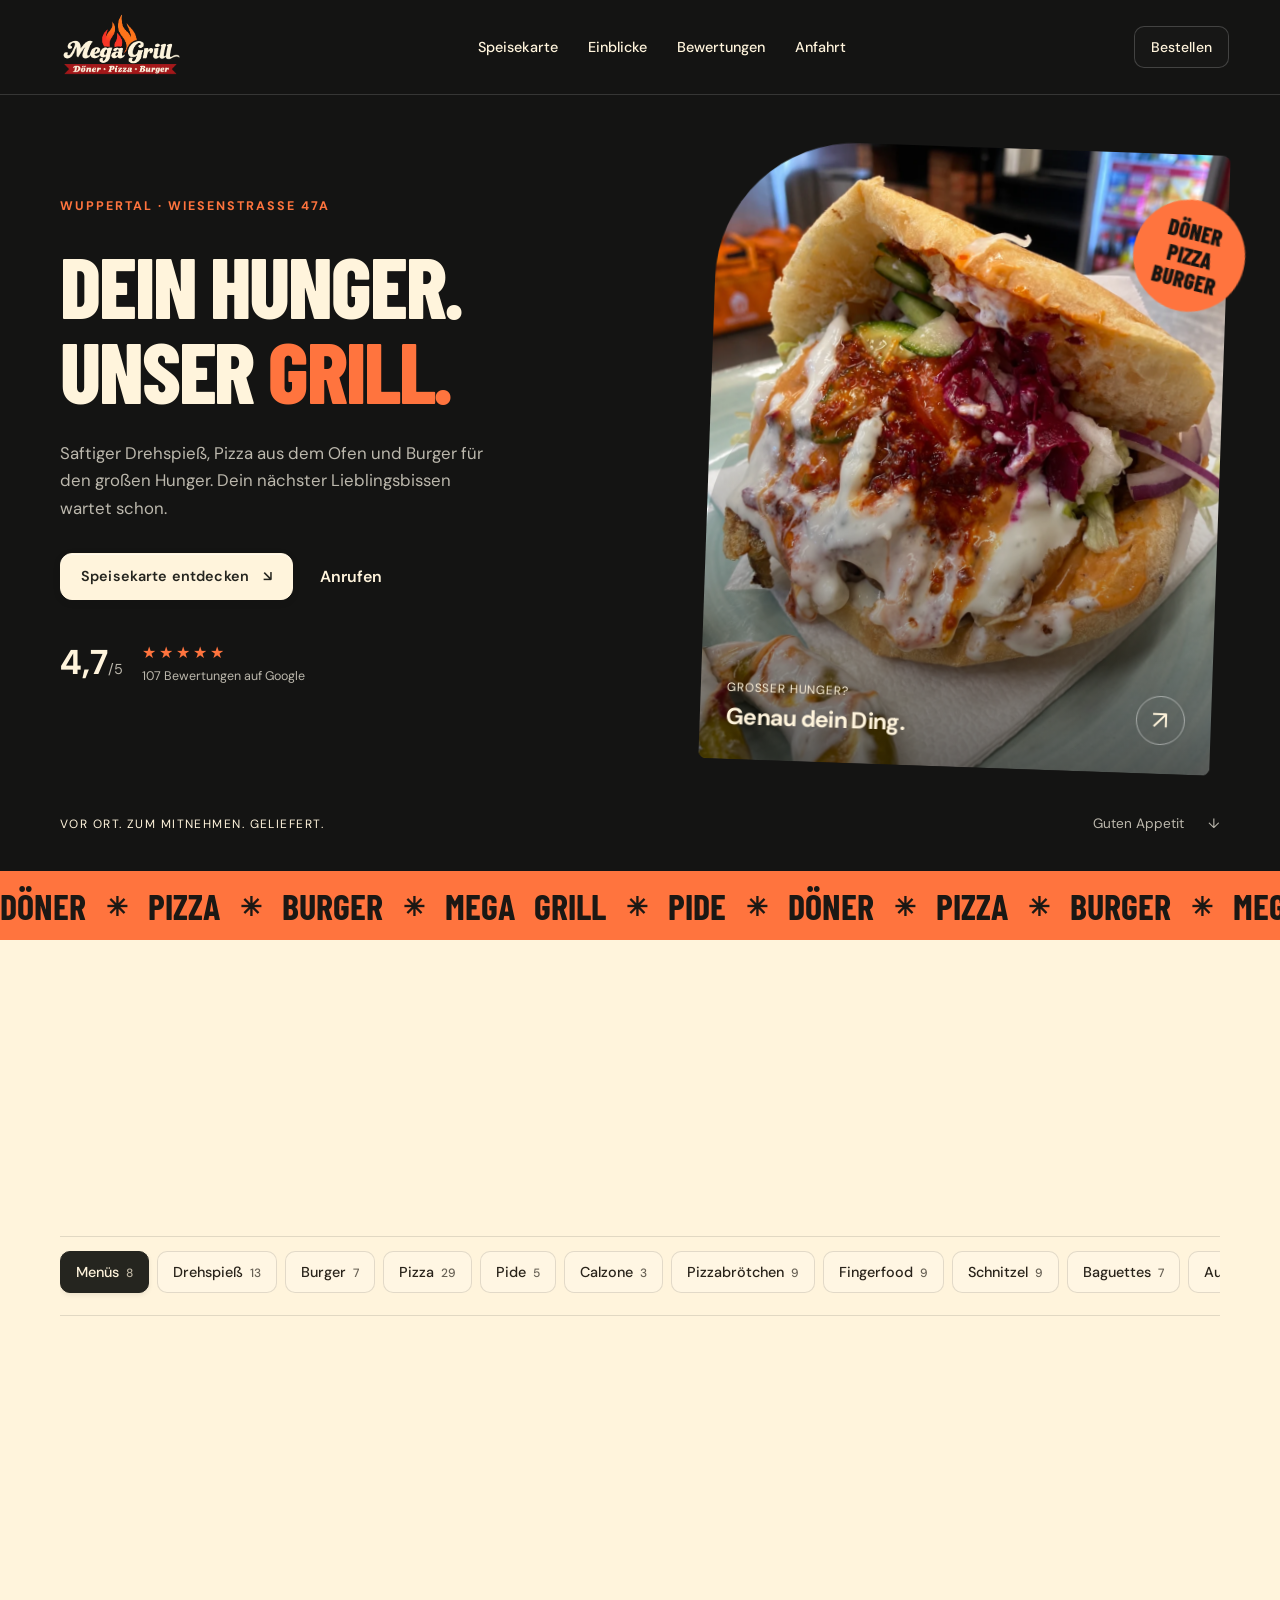
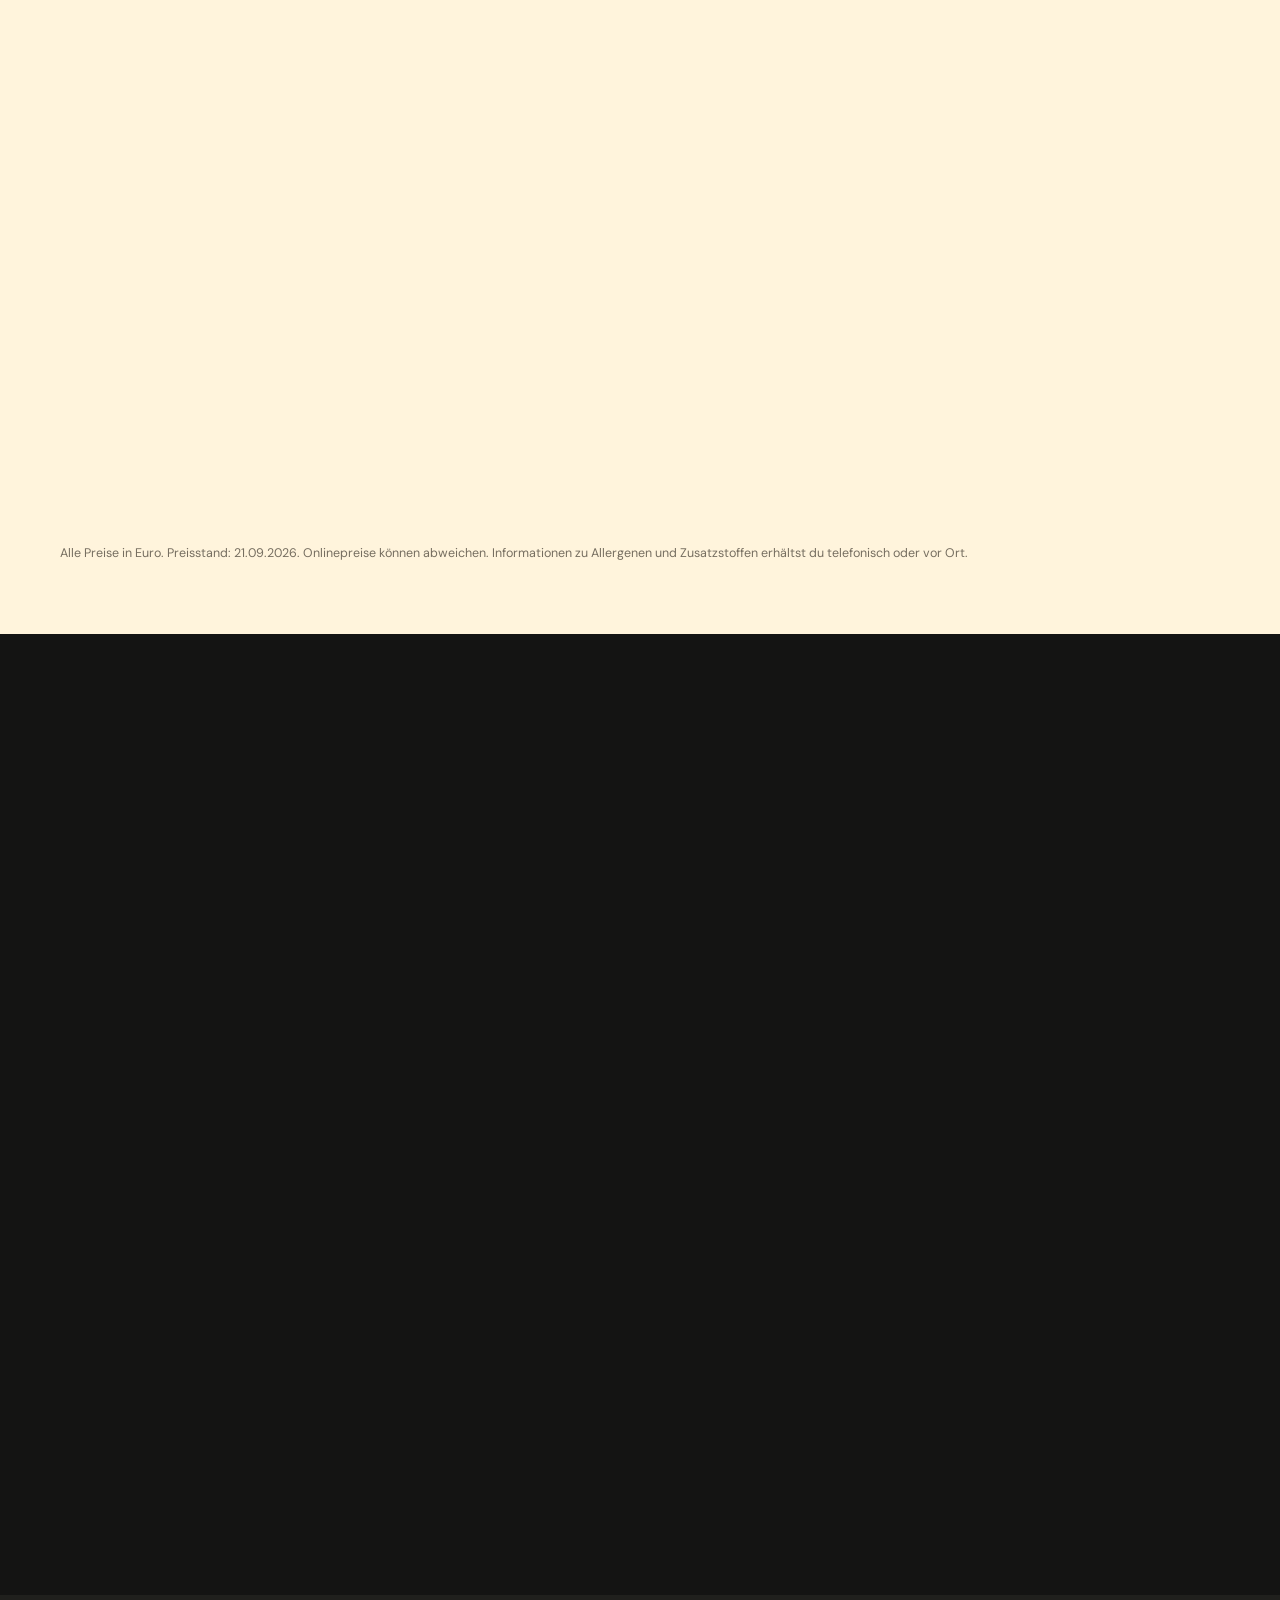
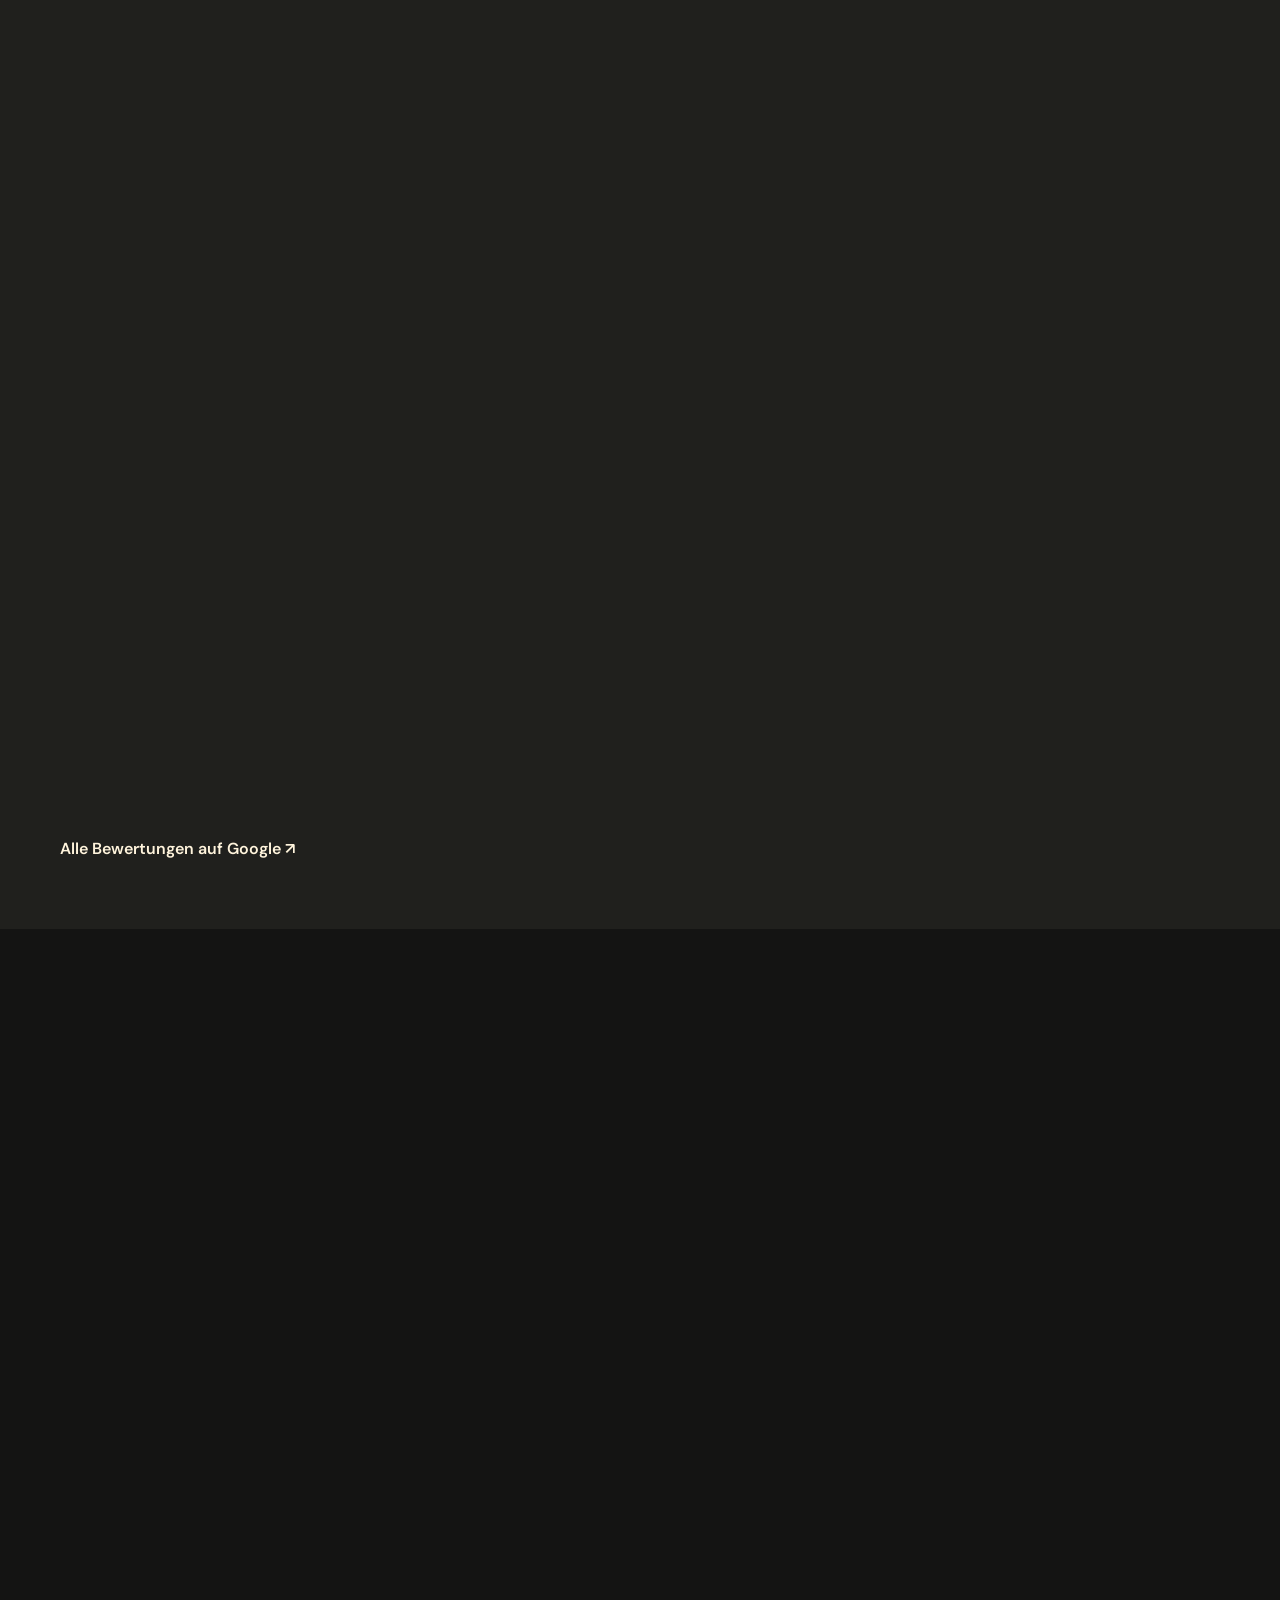
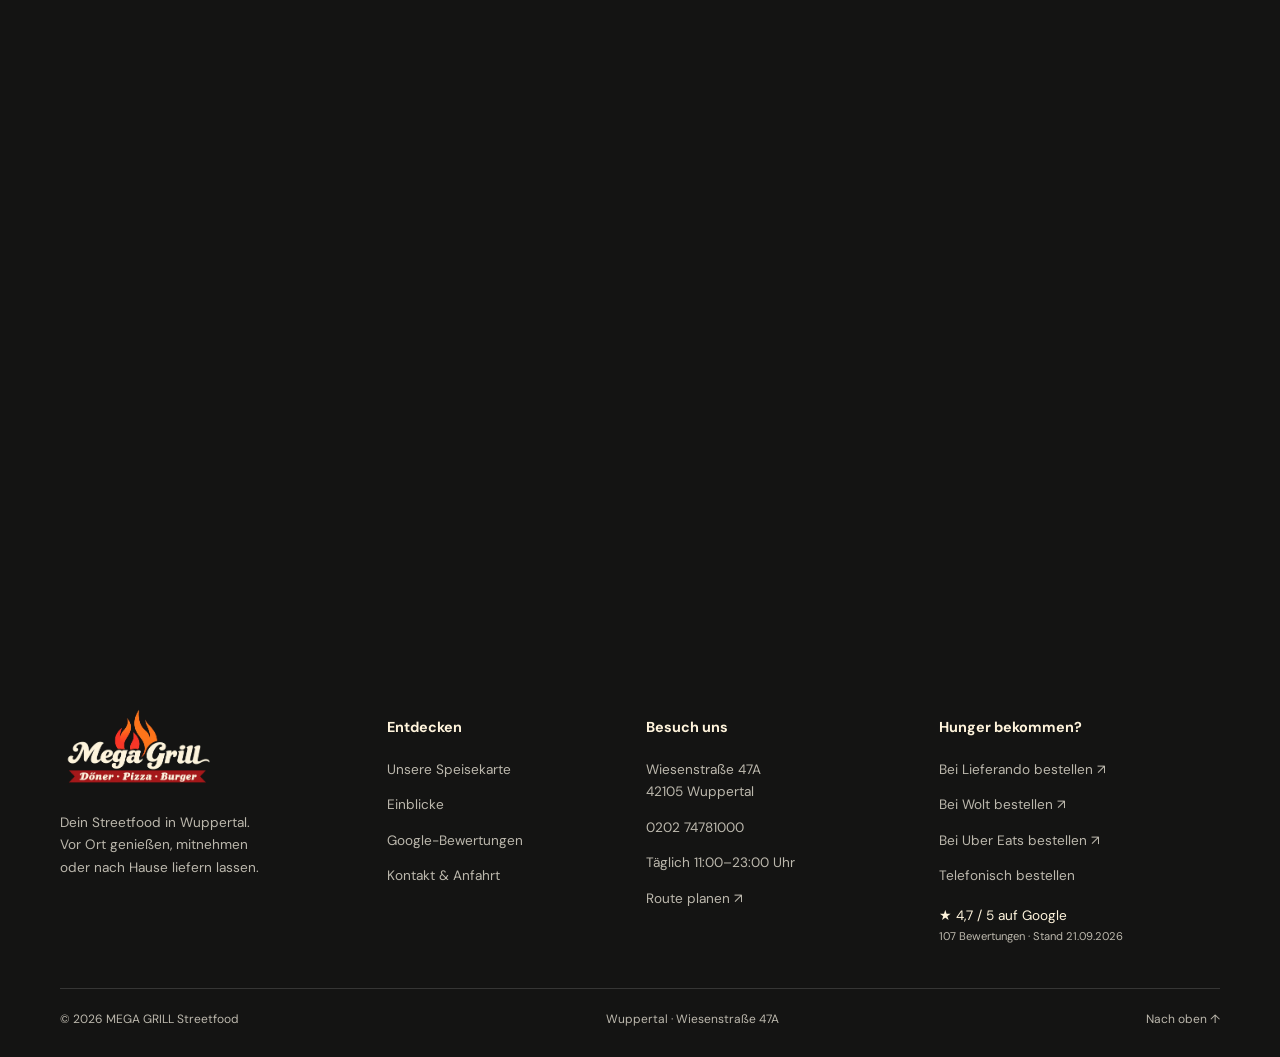
<file: index.html>
<!doctype html>
<html lang="de">

<head>
    <meta charset="utf-8">
    <meta name="viewport" content="width=device-width, initial-scale=1">
    <meta name="theme-color" content="#141413">
    <title>MEGA GRILL Streetfood · Döner, Pizza & Burger in Wuppertal</title>
    <meta name="description"
        content="Dein Hunger. Unser Grill. Entdecke die Speisekarte von MEGA GRILL: Döner, Pizza, Burger und Menüs. Wiesenstraße 47A, Wuppertal. Jetzt bestellen oder vorbeikommen.">
    <link rel="icon" href="/favicon.ico" sizes="48x48">
    <link rel="icon" href="/favicon-96.png" type="image/png" sizes="96x96">
    <link rel="icon" href="/favicon-192.png" type="image/png" sizes="192x192">
    <link rel="apple-touch-icon" href="/apple-touch-icon.png">
    <link rel="stylesheet" href="style.css">
    <script src="menu-data.js" defer></script>
    <script src="order.js?v=2" defer></script>
    <script src="app.js?v=3" defer></script>
</head>

<body><a class="skip" href="#speisekarte">Direkt zur Speisekarte</a>
    <header class="header"><a class="brand" href="#home" aria-label="Mega Grill Startseite"><img src="assets/logo.webp"
                alt="Mega Grill – Döner, Pizza, Burger" width="750" height="500"></a>
        <nav id="navigation" aria-label="Hauptnavigation"><a href="#speisekarte">Speisekarte</a><a
                href="#einblicke">Einblicke</a><a href="#bewertungen">Bewertungen</a><a href="#anfahrt">Anfahrt</a>
        </nav><button type="button" class="button small order-link nav-order" aria-haspopup="dialog"
            aria-controls="order-dialog">Bestellen</button><button class="hamburger" aria-label="Navigation öffnen"
            aria-controls="navigation" aria-expanded="false"><span></span><span></span></button>
    </header>
    <main>
        <section class="hero wrap" id="home">
            <div class="hero-copy">
                <p class="eyebrow entrance">WUPPERTAL · WIESENSTRASSE 47A</p>
                <h1 class="entrance">DEIN HUNGER.<br>UNSER <em>GRILL.</em></h1>
                <p class="intro entrance">Saftiger Drehspieß, Pizza aus dem Ofen und Burger für den großen Hunger. Dein
                    nächster Lieblingsbissen wartet schon.</p>
                <div class="hero-actions entrance"><a class="button" href="#speisekarte">Speisekarte entdecken <span
                            aria-hidden="true">↘</span></a><a class="plain-link" href="tel:+4920274781000">Anrufen</a>
                </div><a class="hero-rating entrance" href="#bewertungen"><span
                        class="rating-number">4,7<span>/5</span></span><span><span class="stars"
                            aria-hidden="true">★★★★★</span><small>107 Bewertungen auf Google</small></span></a>
            </div>
            <div class="hero-photo entrance"><img src="assets/doener.webp"
                    alt="Drehspieß-Tasche mit Salat und Sauce bei Mega Grill" width="1152" height="1536"
                    fetchpriority="high">
                <div class="photo-label"><span>GROSSER HUNGER?<br><strong>Genau dein Ding.</strong></span><a
                        href="#speisekarte" data-category="Drehspieß" aria-label="Drehspieß-Speisekarte ansehen">↗</a>
                </div><span class="photo-sticker">DÖNER<br>PIZZA<br>BURGER</span>
            </div>
            <div class="hero-baseline"><span>VOR ORT. ZUM MITNEHMEN. GELIEFERT.</span><a href="#speisekarte">Guten
                    Appetit <span aria-hidden="true">↓</span></a></div>
        </section>
        <div class="ticker" aria-hidden="true">
            <div class="ticker-track">
                <div class="ticker-group">
                    <b>DÖNER</b><span>✳</span>
                    <b>PIZZA</b><span>✳</span>
                    <b>BURGER</b><span>✳</span>
                    <b>MEGA GRILL</b><span>✳</span>
                    <b>PIDE</b><span>✳</span>
                    <b>DÖNER</b><span>✳</span>
                    <b>PIZZA</b><span>✳</span>
                    <b>BURGER</b><span>✳</span>
                    <b>MEGA GRILL</b><span>✳</span>
                    <b>PIDE</b><span>✳</span>
                </div>

                <div class="ticker-group">
                    <b>DÖNER</b><span>✳</span>
                    <b>PIZZA</b><span>✳</span>
                    <b>BURGER</b><span>✳</span>
                    <b>MEGA GRILL</b><span>✳</span>
                    <b>PIDE</b><span>✳</span>
                    <b>DÖNER</b><span>✳</span>
                    <b>PIZZA</b><span>✳</span>
                    <b>BURGER</b><span>✳</span>
                    <b>MEGA GRILL</b><span>✳</span>
                    <b>PIDE</b><span>✳</span>
                </div>
            </div>
        </div>
        <section class="menu-section" id="speisekarte">
            <div class="wrap">
                <div class="section-heading reveal">
                    <div>
                        <p class="eyebrow">WORAUF HAST DU LUST?</p>
                        <h2>Einmal alles.<br><em>Oder dein Favorit.</em></h2>
                    </div>
                    <div class="menu-heading-copy">
                        <p>Von Pizza bis Pide, von Burger bis Baklava.<br>Entdecke deine Auswahl und unsere Menüs.</p><a
                            class="full-menu-link" href="/speisekarte/">Komplette Speisekarte ansehen <span
                                aria-hidden="true">↗</span></a>
                    </div>
                </div>
                <div class="category-shell">
                    <div id="categories" class="categories" role="tablist" aria-label="Speisekarten-Kategorien"></div>
                </div>
                <div class="menu-content reveal">
                    <aside class="menu-feature"><img id="category-image" src="assets/teller.webp"
                            alt="Drehspießteller mit Pommes und Salat" loading="lazy" width="1152" height="1536">
                        <div>
                            <p class="eyebrow">DEINE AUSWAHL</p>
                            <h3 id="category-title">Menüs</h3>
                            <p id="category-note"></p><button type="button" class="button order-link"
                                aria-haspopup="dialog" aria-controls="order-dialog">Online bestellen ↗</button>
                        </div>
                    </aside>
                    <div class="menu-panel" id="menu-panel" role="tabpanel" tabindex="0">
                        <div class="menu-panel-top">
                            <h3 id="menu-heading">Unsere Menüs</h3><span id="menu-count"></span>
                        </div>
                        <div class="menu-items" id="menu-items"></div>
                        <p id="menu-extra"></p>
                    </div>
                </div>
                <p class="menu-disclaimer">Alle Preise in Euro. Preisstand: 21.09.2026. Onlinepreise können abweichen.
                    Informationen zu Allergenen und Zusatzstoffen erhältst du telefonisch oder vor Ort.</p><noscript>
                    <p>Für die interaktive Speisekarte bitte JavaScript aktivieren. <a
                            href="https://www.lieferando.de/speisekarte/mega-grill-wuppertal-47a">Zur Bestellseite</a>
                    </p>
                </noscript>
            </div>
        </section>
        <section class="gallery-section wrap" id="einblicke">
            <div class="section-heading reveal">
                <div>
                    <p class="eyebrow">DAS IST MEGA GRILL</p>
                    <h2>Mehr als ein Foto.<br><em>Ein Vorgeschmack.</em></h2>
                </div>
                <p>Direkt aus unserem Laden in Wuppertal.<br>Schau vorbei und mach es dir schmecken.</p>
            </div>
            <div class="gallery">
                <figure class="gallery-large reveal"><img src="assets/pizza-salami.webp"
                        alt="Pizza mit Salami, frisch auf einem Holzbrett serviert" loading="lazy" width="1152"
                        height="1536">
                    <figcaption>Direkt aus dem Ofen <span>01 / PIZZA</span></figcaption>
                </figure>
                <figure class="reveal"><img src="assets/kueche.webp"
                        alt="Blick in die Küche mit Drehspieß und frischer Salatauswahl" loading="lazy" width="1536"
                        height="1024">
                    <figcaption>Hier wird's lecker <span>02 / KÜCHE</span></figcaption>
                </figure>
                <figure class="reveal"><img src="assets/pizza-doener.webp"
                        alt="Pizza mit Drehspießfleisch auf einem Holzbrett" loading="lazy" width="1152" height="1536">
                    <figcaption>Für deinen Pizza-Moment <span>03 / GENUSS</span></figcaption>
                </figure>
                <figure class="reveal"><img src="assets/teller.webp"
                        alt="Drehspießteller mit Fleisch, Pommes, Salat und Sauce" loading="lazy" width="1152"
                        height="1536">
                    <figcaption>Eine gute Portion <span>04 / TELLER</span></figcaption>
                </figure>
                <figure class="reveal"><img src="assets/pizza-margherita.webp"
                        alt="Pizza mit geschmolzenem Käse im Restaurant" loading="lazy" width="1152" height="1536">
                    <figcaption>Ein echter Klassiker <span>05 / MARGHERITA</span></figcaption>
                </figure>
            </div>
        </section>
        <section class="reviews-section" id="bewertungen">
            <div class="wrap">
                <div class="section-heading reveal">
                    <div>
                        <p class="eyebrow">LIEBE GEHT DURCH DEN MAGEN</p>
                        <h2>Das sagen<br><em>unsere Gäste.</em></h2>
                    </div>
                    <div>
                        <a class="rating-summary maps-link" href="https://www.google.com/maps?cid=6384558740816548762"
<<<<<<< HEAD
                        target="_blank" rel="noopener"><strong>4,7<span>/ 5</span></strong><span class="stars"
                            aria-label="Bewertung 4,7 von 5">★★★★★</span><span>113 Google-Bewertungen</span>
                    <a class="write-review-btn"
                        href="https://search.google.com/local/writereview?placeid=ChIJcd3O0ZzXuEcRmlP8EVmCmlg"
                        target="_blank" rel="noopener">Bewertung schreiben ↗</a>
=======
                            target="_blank" rel="noopener"><strong>4,7<span>/ 5</span></strong><span class="stars"
                                aria-label="Bewertung 4,7 von 5">★★★★★</span><span>97 Google-Bewertungen</span>
                            <a class="write-review-btn"
                                href="https://search.google.com/local/writereview?placeid=ChIJcd3O0ZzXuEcRmlP8EVmCmlg"
                                target="_blank" rel="noopener">Bewertung schreiben ↗</a>
>>>>>>> 1f991c8 (update favicon)
                    </div>
                </div>
                <div class="reviews-marquee reveal" tabindex="0" role="region"
                    aria-label="Google-Bewertungen, horizontal laufendes Karussell">
                    <div class="reviews-track" id="reviews-track"></div>
                </div>
                <div class="reviews-footer"><a class="plain-link maps-link"
                        href="https://www.google.com/maps?cid=6384558740816548762" target="_blank" rel="noopener">Alle
                        Bewertungen auf Google ↗</a></div>

            </div>
        </section>
        <section class="location-section wrap" id="anfahrt">
            <div class="section-heading reveal">
                <div>
                    <p class="eyebrow">WIR SIND GLEICH UM DIE ECKE</p>
                    <h2>Dein Weg zum<br><em>guten Geschmack.</em></h2>
                </div>
                <p>Wiesenstraße 47A, 42105 Wuppertal.<br>Einfach vorbeikommen. Wir freuen uns auf dich.</p>
            </div>
            <div class="contact-hours-grid reveal">
                <div class="location-info"><span class="eyebrow">MEGA GRILL STREETFOOD</span>
                    <h3>Wiesenstraße 47A<br>42105 Wuppertal</h3><a class="phone" href="tel:+4920274781000">0202
                        74781000</a>
                    <div class="location-tags"><span>Vor Ort essen</span><span>Mitnehmen</span><span>Liefern
                            lassen</span></div><a class="full-menu-link route-link"
                        href="https://www.google.com/maps/dir/?api=1&destination=MEGA+GRILL+Streetfood+Wiesenstra%C3%9Fe+47A+Wuppertal"
                        target="_blank" rel="noopener">Route starten <span aria-hidden="true">↗</span></a>
                </div>
                <div class="opening-hours" id="oeffnungszeiten"><span class="eyebrow">DEIN BESUCH BEI UNS</span>
                    <h4>Öffnungszeiten</h4>
                    <table class="hours-table" aria-label="Öffnungszeiten nach Wochentag">
                        <tbody>
                            <tr>
                                <th scope="row">Montag</th>
                                <td>11:00–23:00</td>
                            </tr>
                            <tr>
                                <th scope="row">Dienstag</th>
                                <td>11:00–23:00</td>
                            </tr>
                            <tr>
                                <th scope="row">Mittwoch</th>
                                <td>11:00–23:00</td>
                            </tr>
                            <tr>
                                <th scope="row">Donnerstag</th>
                                <td>11:00–23:00</td>
                            </tr>
                            <tr>
                                <th scope="row">Freitag</th>
                                <td>11:00–23:00</td>
                            </tr>
                            <tr>
                                <th scope="row">Samstag</th>
                                <td>11:00–23:00</td>
                            </tr>
                            <tr>
                                <th scope="row">Sonntag</th>
                                <td>11:00–23:00</td>
                            </tr>
                        </tbody>
                    </table>
                    <p class="hours-footnote">Feiertagszeiten können abweichen.</p>
                    <!-- Hours source: https://deutschlands-experten.de/imbiss/wuppertal/mega-grill-streetfood-wuppertal/ ; checked 2026-09-21 -->
                </div>
            </div>
            <div class="location-media-grid reveal">
                <div class="location-photo"><img src="assets/restaurant.webp"
                        alt="Eingang von Mega Grill Streetfood an der Wiesenstraße bei Nacht" loading="lazy"
                        width="1152" height="1536"></div>
                <div class="map-wrap reveal"><iframe title="Google Maps: Mega Grill, Wiesenstraße 47A in Wuppertal"
                        src="https://maps.google.com/maps?q=MEGA%20GRILL%20Streetfood%20Wiesenstra%C3%9Fe%2047A%20Wuppertal&z=16&output=embed"
                        loading="lazy" referrerpolicy="no-referrer-when-downgrade" allowfullscreen></iframe><a
                        class="map-link maps-link" href="https://www.google.com/maps?cid=6384558740816548762"
                        target="_blank" rel="noopener">In Google Maps öffnen ↗</a></div>
            </div>
        </section>
    </main>
    <footer class="site-footer">
        <div class="wrap">
            <div class="footer-grid">
                <div class="footer-brand"><a href="#home" aria-label="Mega Grill Startseite"><img src="assets/logo.webp"
                            alt="Mega Grill – Döner, Pizza, Burger" width="750" height="500"></a>
                    <p>Dein Streetfood in Wuppertal.<br>Vor Ort genießen, mitnehmen<br>oder nach Hause liefern lassen.
                    </p>
                </div>
                <div class="footer-column">
                    <h3>Entdecken</h3><a href="#speisekarte">Unsere Speisekarte</a><a href="#einblicke">Einblicke</a><a
                        href="#bewertungen">Google-Bewertungen</a><a href="#anfahrt">Kontakt & Anfahrt</a>
                </div>
                <div class="footer-column">
                    <h3>Besuch uns</h3>
                    <address>Wiesenstraße 47A<br>42105 Wuppertal</address><a href="tel:+4920274781000">0202
                        74781000</a><a href="#oeffnungszeiten">Täglich 11:00–23:00 Uhr</a><a class="maps-link"
                        href="https://www.google.com/maps?cid=6384558740816548762" target="_blank" rel="noopener">Route
                        planen ↗</a>
                </div>
                <div class="footer-column">
                    <h3>Hunger bekommen?</h3><a href="https://www.lieferando.de/speisekarte/mega-grill-wuppertal-47a"
                        target="_blank" rel="noopener">Bei Lieferando bestellen ↗</a><a
                        href="https://wolt.com/de/deu/wuppertal/restaurant/mega-grill-streetfood" target="_blank"
                        rel="noopener">Bei Wolt bestellen ↗</a><a
                        href="https://www.ubereats.com/de/store/mega-grill/iEN8aYpnTOyD0D6HkbDU-g" target="_blank"
                        rel="noopener">Bei Uber Eats bestellen ↗</a><a href="tel:+4920274781000">Telefonisch
                        bestellen</a><span class="footer-rating">★ 4,7 / 5 auf Google<small>107 Bewertungen · Stand
                            21.09.2026</small></span>
                </div>
            </div>
            <div class="footer-bottom"><span>© 2026 MEGA GRILL Streetfood</span><span>Wuppertal · Wiesenstraße
                    47A</span><a href="#home">Nach oben ↑</a></div>
        </div>
    </footer>
    <div class="mobile-actions"><a href="tel:+4920274781000">Anrufen</a><button type="button" class="order-link"
            aria-haspopup="dialog" aria-controls="order-dialog">Jetzt bestellen ↗</button></div>
    <dialog id="order-dialog" aria-labelledby="order-title">
        <div class="order-dialog-head"><span class="eyebrow">MEGA GRILL STREETFOOD</span><button id="close-order"
                aria-label="Bestelloptionen schließen">×</button></div>
        <h2 id="order-title">Wie möchtest du<br>bestellen?</h2>
        <p>Wähle deinen Bestellweg.</p>
        <div class="order-options"><a href="https://www.lieferando.de/speisekarte/mega-grill-wuppertal-47a"
                target="_blank" rel="noopener"><span><strong>Lieferando</strong><small>Bei Lieferando
                        bestellen</small></span><span aria-hidden="true">↗</span></a><a
                href="https://wolt.com/de/deu/wuppertal/restaurant/mega-grill-streetfood" target="_blank"
                rel="noopener"><span><strong>Wolt</strong><small>Bei Wolt bestellen</small></span><span
                    aria-hidden="true">↗</span></a><a
                href="https://www.ubereats.com/de/store/mega-grill/iEN8aYpnTOyD0D6HkbDU-g" target="_blank"
                rel="noopener"><span><strong>Uber Eats</strong><small>Bei Uber Eats bestellen</small></span><span
                    aria-hidden="true">↗</span></a></div><a class="order-phone" href="tel:+4920274781000">Lieber
            anrufen? 0202 74781000</a>
    </dialog>
</body>

</html>
</file>
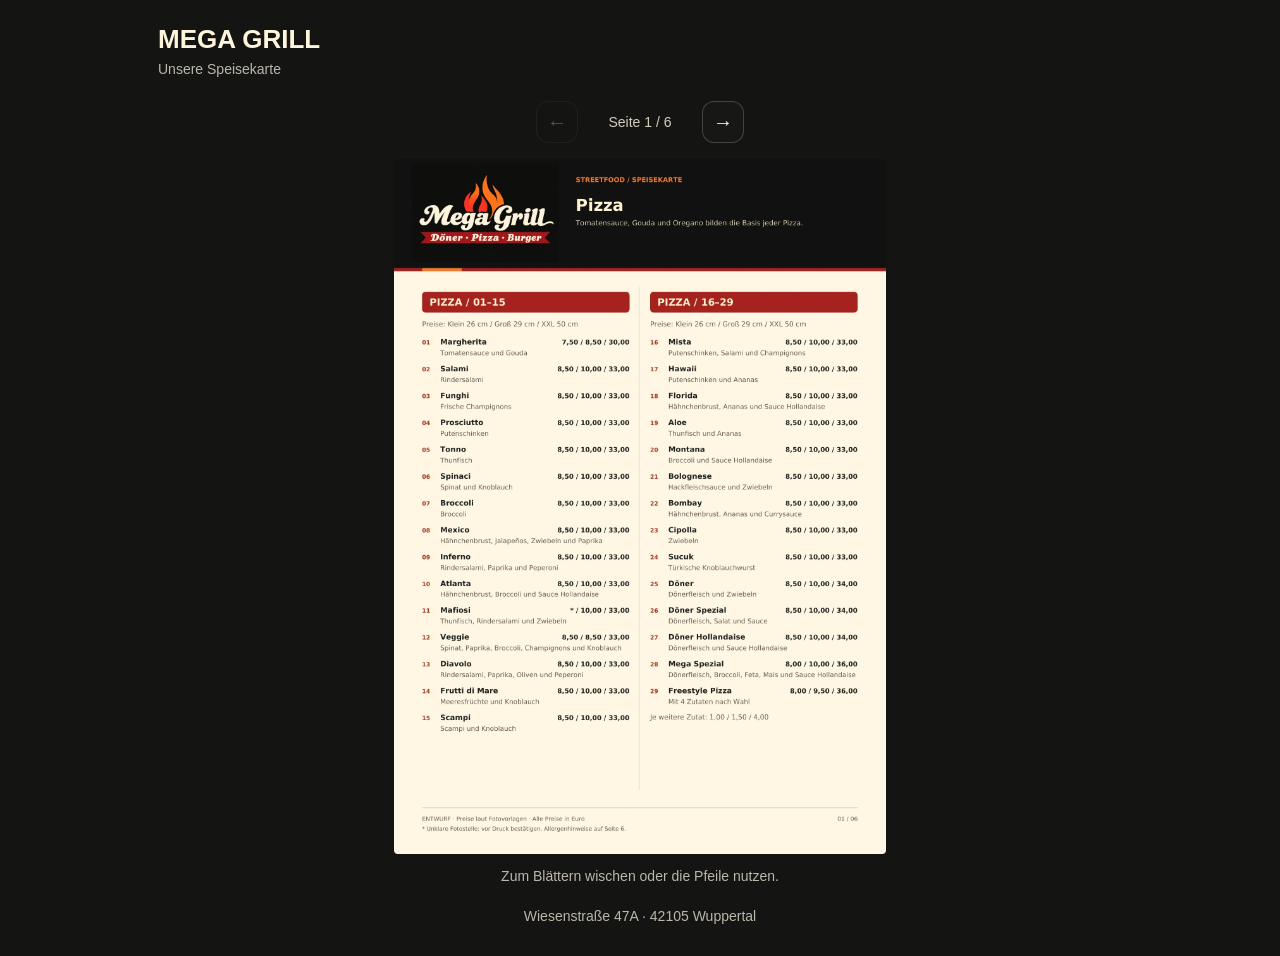
<file: speisekarte/index.html>
<!doctype html><html lang="de"><head><meta charset="utf-8"><meta name="viewport" content="width=device-width,initial-scale=1"><meta name="robots" content="noindex,nofollow"><title>Speisekarte | Mega Grill Streetfood</title><style>*{box-sizing:border-box}body{margin:0;background:#141413;color:#fff4dc;font-family:Arial,sans-serif}header{max-width:1000px;margin:auto;padding:24px 18px;display:flex;align-items:center;justify-content:space-between;gap:18px}h1{font-size:clamp(19px,4vw,26px);margin:0}header p{margin:6px 0 0;color:#bbb7ab;font-size:14px}a{color:inherit;text-decoration:none;border:1px solid #64645a;border-radius:8px;padding:12px 16px;white-space:nowrap;font-size:14px}a:hover{color:#ff7038;border-color:#ff7038}a:focus-visible{outline:2px solid #ff7038;outline-offset:4px}main{max-width:1000px;margin:auto;padding:0 12px 36px}figure{margin:0 0 24px}img{display:block;width:100%;height:auto;background:#fff}figcaption{text-align:center;color:#bbb7ab;font-size:13px;padding:10px}footer{text-align:center;padding:0 16px 32px;color:#bbb7ab;font-size:14px}
main{padding-bottom:24px;max-width:900px}.menu-controls{display:flex;align-items:center;justify-content:center;gap:24px;margin:0 0 16px}.menu-controls button{width:46px;height:44px;border:1px solid #64645a;border-radius:8px;color:#fff4dc;background:transparent;font:24px Arial;cursor:pointer}.menu-controls button:hover:not(:disabled){color:#ff7038;border-color:#ff7038}.menu-controls button:disabled{opacity:.3;cursor:default}.menu-controls button:focus-visible,.menu-viewer:focus-visible{outline:2px solid #ff7038;outline-offset:4px}.page-status{min-width:88px;text-align:center;font-size:14px}.menu-viewer{display:flex;overflow-x:auto;scroll-snap-type:x mandatory;scrollbar-width:none;overscroll-behavior-x:contain;border-radius:4px}.menu-viewer::-webkit-scrollbar{display:none}.menu-viewer figure{flex:0 0 100%;min-width:0;margin:0;scroll-snap-align:start;scroll-snap-stop:always}.menu-viewer img{user-select:none;-webkit-user-drag:none}.menu-viewer figcaption{display:none}.swipe-hint{text-align:center;color:#bbb7ab;font-size:14px;margin:14px 0 0}@media(min-width:760px){main{max-width:min(900px,calc((100svh - 205px)*.707 + 24px))}}@media(prefers-reduced-motion:reduce){.menu-viewer{scroll-behavior:auto}}

.menu-controls{gap:18px}.menu-controls button{width:42px;height:42px;border-radius:12px;border-color:#ffffff30;background:#ffffff04;font-size:20px;transition:background .18s,border-color .18s,transform .18s}.menu-controls button:hover:not(:disabled){background:#ffffff0c;border-color:#fff4dc80;color:#fff4dc}.menu-controls button:active:not(:disabled){transform:scale(.96)}.menu-controls button:disabled{background:transparent;opacity:.28}.page-status{font-size:14px;color:#d4cdbf;font-variant-numeric:tabular-nums}@media(prefers-reduced-motion:reduce){.menu-controls button{transition:none}}
</style></head><body><header><div><h1>MEGA GRILL</h1><p>Unsere Speisekarte</p></div></header><main><div class="menu-controls" aria-label="Menüseiten"><button id="previous" type="button" aria-label="Vorherige Seite" aria-controls="menu-viewer" disabled>←</button><span class="page-status" id="page-status" aria-live="polite" aria-atomic="true">Seite 1 / 6</span><button id="next" type="button" aria-label="Nächste Seite" aria-controls="menu-viewer">→</button></div><div class="menu-viewer" id="menu-viewer" tabindex="0" role="region" aria-roledescription="Karussell" aria-label="Speisekarte, 6 Seiten"><figure><img src="/assets/speisekarte/seite-1.webp" width="1556" height="2200" alt="Mega Grill Speisekarte – Seite 1 von 6" loading="eager"><figcaption>Seite 1 / 6</figcaption></figure><figure><img src="/assets/speisekarte/seite-2.webp" width="1556" height="2200" alt="Mega Grill Speisekarte – Seite 2 von 6" loading="lazy"><figcaption>Seite 2 / 6</figcaption></figure><figure><img src="/assets/speisekarte/seite-3.webp" width="1556" height="2200" alt="Mega Grill Speisekarte – Seite 3 von 6" loading="lazy"><figcaption>Seite 3 / 6</figcaption></figure><figure><img src="/assets/speisekarte/seite-4.webp" width="1556" height="2200" alt="Mega Grill Speisekarte – Seite 4 von 6" loading="lazy"><figcaption>Seite 4 / 6</figcaption></figure><figure><img src="/assets/speisekarte/seite-5.webp" width="1556" height="2200" alt="Mega Grill Speisekarte – Seite 5 von 6" loading="lazy"><figcaption>Seite 5 / 6</figcaption></figure><figure><img src="/assets/speisekarte/seite-6.webp" width="1556" height="2200" alt="Mega Grill Speisekarte – Seite 6 von 6" loading="lazy"><figcaption>Seite 6 / 6</figcaption></figure></div><p class="swipe-hint">Zum Blättern wischen oder die Pfeile nutzen.</p></main><footer>Wiesenstraße 47A · 42105 Wuppertal</footer><script src="/speisekarte/viewer.js"></script></body></html>
</file>
<file: style.css>
@import url('https://fonts.googleapis.com/css2?family=Barlow+Condensed:wght@600;700;800;900&family=DM+Sans:wght@400;500;600;700&display=swap');

:root {
    --bg: #141413;
    --panel: #20201d;
    --cream: #fff4dc;
    --orange: #ff743e;
    --red: #a92e22;
    --muted: #bcb8ad;
    --line: #ffffff25;
    color-scheme: dark;
    font-family: 'DM Sans', sans-serif;
    font-size: 16px
}

* {
    box-sizing: border-box
}

html {
    scroll-behavior: smooth;
    scroll-padding-top: 104px
}

body {
    margin: 0;
    background: var(--bg);
    color: var(--cream)
}

a {
    color: inherit;
    text-decoration: none
}

button {
    font: inherit;
    cursor: pointer
}

button,
a {
    -webkit-tap-highlight-color: transparent
}

button:focus-visible,
a:focus-visible,
[tabindex]:focus-visible {
    outline: 3px solid var(--orange);
    outline-offset: 5px
}

img {
    display: block;
    width: 100%;
    height: 100%;
    object-fit: cover
}

p {
    line-height: 1.65
}

h1,
h2,
h3,
p,
figure {
    margin: 0
}

h1,
h2 {
    font-family: 'Barlow Condensed', 'Arial Narrow', Impact, sans-serif;
    font-weight: 800;
    letter-spacing: -.025em;
    line-height: .99
}

em {
    font-style: normal;
    color: var(--orange)
}

.wrap {
    max-width: 1320px;
    margin-inline: auto;
    padding-inline: 60px
}

.eyebrow {
    font-size: .78rem;
    font-weight: 700;
    letter-spacing: .16em;
    line-height: 1.5
}

.button {
    display: inline-flex;
    align-items: center;
    justify-content: center;
    gap: 30px;
    background: var(--orange);
    color: #151411;
    padding: 18px 24px;
    border-radius: 5px;
    font-weight: 700;
    border: 1px solid transparent;
    transition: background .2s, transform .2s
}

.button:hover {
    background: #ff925f;
    transform: translateY(-3px)
}

.button.small {
    padding: 13px 18px;
    font-size: .875rem;
    gap: 20px
}

.plain-link {
    font-weight: 600;
    text-underline-offset: 6px
}

.plain-link:hover {
    text-decoration: underline;
    color: var(--orange)
}

.skip {
    position: fixed;
    left: 20px;
    top: -70px;
    z-index: 100;
    background: var(--cream);
    color: var(--bg);
    padding: 12px
}

.skip:focus {
    top: 12px
}

.header {
    height: 95px;
    display: flex;
    align-items: center;
    justify-content: space-between;
    padding: 0 max(4vw, 24px);
    background: #141413ef;
    border-bottom: 1px solid var(--line);
    position: sticky;
    top: 0;
    z-index: 30;
    backdrop-filter: blur(16px)
}

.brand {
    height: 85px;
    width: 139px;
    flex-shrink: 0
}

.brand img {
    object-fit: contain
}

.header nav {
    display: flex;
    gap: 30px;
    font-size: .9rem;
    font-weight: 500
}

.header nav a {
    transition: color .2s
}

.header nav a:hover {
    color: var(--orange)
}

.hamburger {
    display: none;
    background: none;
    border: 0;
    padding: 12px;
    color: var(--cream)
}

.hamburger span {
    display: block;
    width: 24px;
    height: 2px;
    background: currentColor;
    margin: 6px 0
}

.hero {
    display: grid;
    grid-template-columns: 1.14fr 1fr;
    gap: 0 40px;
    padding-top: 52px
}

.hero-copy {
    padding: 50px 0 25px;
    position: relative;
    z-index: 2
}

.hero .eyebrow {
    color: var(--orange);
    margin-bottom: 27px
}

.hero h1 {
    font-size: clamp(4.1rem, 6.7vw, 6.8rem);
    white-space: nowrap
}

.intro {
    font-size: 1.05rem;
    max-width: 440px;
    color: var(--muted);
    margin: 27px 0 30px
}

.hero-actions {
    display: flex;
    gap: 27px;
    align-items: center;
    flex-wrap: wrap
}

.hero-rating {
    display: flex;
    gap: 19px;
    align-items: center;
    width: fit-content;
    margin-top: 42px
}

.rating-number {
    font-size: 2.15rem;
    line-height: 1;
    font-weight: 700
}

.rating-number>span {
    font-size: .9rem;
    color: var(--muted);
    font-weight: 400
}

.stars {
    color: var(--orange);
    letter-spacing: .18em;
    font-size: 1rem
}

.hero-rating small {
    display: block;
    font-size: .78rem;
    color: var(--muted);
    margin-top: 5px
}

.hero-photo {
    position: relative;
    min-height: 550px;
    max-height: 620px;
    border-radius: 140px 8px 8px 8px;
    transform: rotate(2deg);
    margin-left: 12px
}

.hero-photo>img {
    border-radius: inherit;
    object-position: center 49%
}

.hero-photo:after {
    content: '';
    position: absolute;
    inset: 40% 0 0;
    border-radius: inherit;
    background: linear-gradient(transparent, #0009);
    pointer-events: none
}

.photo-label {
    position: absolute;
    bottom: 28px;
    left: 26px;
    right: 26px;
    z-index: 2;
    display: flex;
    align-items: center;
    justify-content: space-between;
    font-size: .75rem;
    letter-spacing: .07em
}

.photo-label strong {
    display: block;
    font-size: 1.45rem;
    letter-spacing: -.03em;
    margin-top: 6px
}

.photo-label a {
    display: grid;
    place-items: center;
    border: 1px solid #fff7;
    width: 49px;
    height: 49px;
    border-radius: 50%;
    font-size: 1.6rem
}

.photo-sticker {
    position: absolute;
    right: -18px;
    top: 45px;
    z-index: 2;
    background: var(--orange);
    color: #151411;
    border-radius: 50%;
    width: 112px;
    height: 112px;
    display: grid;
    place-content: center;
    text-align: center;
    font-family: 'Barlow Condensed', Impact, sans-serif;
    font-size: 1.4rem;
    font-weight: 800;
    line-height: 1.1;
    transform: rotate(12deg)
}

.hero-baseline {
    grid-column: 1/-1;
    display: flex;
    justify-content: space-between;
    align-items: center;
    margin: 48px 0 25px;
    font-size: .75rem;
    letter-spacing: .12em
}

.hero-baseline a {
    letter-spacing: 0;
    color: var(--muted);
    font-size: .85rem
}

.hero-baseline a span {
    margin-left: 20px
}

.ticker {
    overflow: hidden;
    background: var(--orange);
    color: #1b1814;
    padding: 13px 0;
    margin-top: 14px
}

.ticker>div {
    width: max-content;
    font-family: 'Barlow Condensed', Impact, sans-serif;
    font-size: 2.25rem;
    font-weight: 700;
    word-spacing: 12px;
    animation: ticker 42s linear infinite
}

.ticker span {
    font-size: 1.6rem;
    margin-inline: 20px
}

.section-heading {
    display: flex;
    justify-content: space-between;
    align-items: flex-end;
    gap: 35px;
    margin-bottom: 42px
}

.section-heading .eyebrow {
    color: var(--orange);
    margin-bottom: 16px
}

.section-heading h2 {
    font-size: clamp(3rem, 4.7vw, 4.5rem)
}

.section-heading>p {
    font-size: .95rem;
    color: var(--muted);
    max-width: 350px
}

.menu-section {
    background: var(--cream);
    color: var(--bg);
    padding: 100px 0 70px;
    color-scheme: light
}

.menu-section em,
.menu-section .eyebrow {
    color: var(--red)
}

.menu-section .section-heading>p {
    color: #615d54
}

.category-shell {
    position: sticky;
    top: 94px;
    background: var(--cream);
    z-index: 15;
    padding: 14px 0;
    margin-bottom: 28px;
    border-top: 1px solid #24231e22;
    border-bottom: 1px solid #24231e22
}

.categories {
    display: flex;
    gap: 8px;
    overflow: auto;
    scrollbar-width: thin;
    scrollbar-color: #a92e2266 transparent;
    padding: 0 0 8px
}

.categories button {
    white-space: nowrap;
    padding: 12px 17px;
    border: 1px solid #29231a25;
    border-radius: 4px;
    background: transparent;
    color: #29231a;
    font-size: .9rem;
    font-weight: 600;
    transition: .2s
}

.categories button:hover {
    border-color: var(--red)
}

.categories button[aria-selected=true] {
    background: var(--red);
    color: var(--cream);
    border-color: var(--red)
}

.categories button small {
    font-size: .75rem;
    margin-left: 7px;
    opacity: .7
}

.menu-content {
    display: grid;
    grid-template-columns: 300px 1fr;
    gap: 45px;
    align-items: start
}

.menu-feature {
    background: #eae0cc;
    border-radius: 6px;
    overflow: hidden;
    position: sticky;
    top: 192px
}

.menu-feature>img {
    height: 280px;
    object-position: center 45%
}

.menu-feature>div {
    padding: 24px
}

.menu-feature h3 {
    font-family: 'Barlow Condensed', Impact, sans-serif;
    font-size: 2.4rem;
    line-height: 1.1;
    margin: 10px 0
}

.menu-feature p:not(.eyebrow) {
    font-size: .875rem;
    color: #5b574d;
    margin: 12px 0 22px
}

.menu-feature .button {
    font-size: .875rem;
    width: 100%;
    gap: 10px;
    padding: 15px 12px
}

.menu-panel-top {
    display: flex;
    justify-content: space-between;
    align-items: center;
    gap: 16px;
    padding: 2px 0 20px;
    border-bottom: 2px solid #24231e
}

.menu-panel-top h3 {
    font-family: 'Barlow Condensed', Impact, sans-serif;
    font-size: 2rem
}

.menu-panel-top>span {
    font-size: .8rem;
    color: #6c675e
}

.menu-items {
    display: grid;
    grid-template-columns: 1fr
}

.dish {
    padding: 19px 0;
    border-bottom: 1px solid #24231e22;
    display: grid;
    grid-template-columns: 1fr auto;
    gap: 8px 20px;
    animation: appear .35s both
}

.dish h4 {
    font-size: 1rem;
    margin: 0 0 5px;
    line-height: 1.4
}

.dish .dish-number {
    color: #9b9385;
    font-size: .75rem;
    font-weight: 400;
    margin-right: 10px
}

.dish p {
    font-size: .85rem;
    color: #6b665b;
    max-width: 450px;
    line-height: 1.5
}

.dish-prices {
    display: flex;
    gap: 17px;
    justify-content: flex-end;
    text-align: right
}

.price-part {
    min-width: 58px;
    display: flex;
    flex-direction: column;
    gap: 5px
}

.price-part b {
    font-size: .95rem;
    white-space: nowrap;
    color: #83241d
}

.price-part small {
    font-size: .75rem;
    color: #736b5b
}

.menu-disclaimer,
#menu-extra {
    font-size: .78rem;
    color: #766e60;
    line-height: 1.6;
    margin-top: 22px
}

.gallery-section {
    padding-top: 105px;
    padding-bottom: 110px
}

.gallery {
    display: grid;
    grid-template-columns: 1.15fr 1fr 1fr;
    gap: 20px
}

.gallery figure {
    overflow: hidden;
    position: relative;
    border-radius: 6px;
    height: 265px
}

.gallery .gallery-large {
    grid-row: span 2;
    height: 550px
}

.gallery img {
    transition: transform .7s;
    object-position: center
}

.gallery figure:hover img {
    transform: scale(1.045)
}

.gallery figure:after {
    content: '';
    position: absolute;
    inset: 45% 0 0;
    background: linear-gradient(transparent, #000c);
    pointer-events: none
}

.gallery figcaption {
    position: absolute;
    bottom: 20px;
    left: 20px;
    right: 20px;
    z-index: 2;
    font-size: 1rem;
    font-weight: 600
}

.gallery figcaption span {
    display: block;
    font-size: .68rem;
    font-weight: 400;
    color: #ddd3c1;
    letter-spacing: .1em;
    margin-top: 8px
}

.reviews-section {
    background: #20201d;
    padding: 90px 0 70px
}

.rating-summary {
    display: flex;
    flex-direction: column;
    gap: 8px;
    min-width: 200px
}

.rating-summary strong {
    font-size: 4rem;
    line-height: 1.1;
    letter-spacing: -.05em
}

.rating-summary strong span {
    font-size: 1.4rem;
    color: var(--muted);
    font-weight: 400;
    margin-left: 7px
}

.rating-summary>span:not(.stars) {
    font-size: .9rem
}

.rating-summary small {
    font-size: .75rem;
    color: var(--muted)
}

.review-stage {
    border-block: 1px solid var(--line);
    padding: 38px 0;
    min-height: 256px;
    display: flex;
    align-items: center
}

.review {
    display: grid;
    grid-template-columns: 170px 1fr;
    gap: 40px;
    animation: appear .6s both
}

.review-person {
    font-size: .85rem;
    line-height: 1.5
}

.avatar {
    display: grid;
    width: 46px;
    height: 46px;
    place-items: center;
    background: #fff4dc13;
    color: var(--orange);
    border-radius: 50%;
    font-weight: 700;
    margin-bottom: 12px
}

.review-person strong {
    display: block
}

.review-person small {
    font-size: .75rem;
    color: var(--muted)
}

.review blockquote {
    font-size: clamp(1.25rem, 2.2vw, 1.85rem);
    line-height: 1.5;
    margin: 10px 0 0;
    letter-spacing: -.025em
}

.reviews-footer {
    display: flex;
    justify-content: space-between;
    gap: 20px;
    align-items: center;
    margin-top: 25px
}

.review-controls {
    display: flex;
    align-items: center;
    gap: 16px
}

.review-controls button {
    border: 1px solid #ffffff36;
    border-radius: 50%;
    background: transparent;
    color: var(--cream);
    width: 40px;
    height: 40px
}

.review-controls button:hover {
    background: var(--orange);
    color: #141413
}

.review-controls>span {
    font-size: .75rem;
    letter-spacing: .08em
}

.review-note {
    font-size: .75rem;
    color: var(--muted);
    margin-top: 24px
}

.location-section {
    padding-top: 100px;
    padding-bottom: 90px
}

.location-grid {
    display: grid;
    grid-template-columns: 1fr 1.3fr;
    border: 1px solid var(--line);
    border-radius: 6px;
    overflow: hidden;
    margin-bottom: 24px
}

.location-photo {
    height: 400px
}

.location-photo img {
    object-position: 50% 49%
}

.location-info {
    padding: 40px 48px;
    display: flex;
    flex-direction: column;
    align-items: flex-start
}

.location-info .eyebrow {
    color: var(--orange)
}

.location-info h3 {
    font-size: 1.8rem;
    font-weight: 500;
    line-height: 1.3;
    letter-spacing: -.03em;
    margin: 15px 0
}

.phone {
    font-size: 1.15rem
}

.phone:hover {
    color: var(--orange)
}

.location-tags {
    display: flex;
    gap: 15px;
    flex-wrap: wrap;
    color: var(--muted);
    font-size: .75rem;
    margin: 20px 0
}

.hours {
    font-size: .78rem;
    text-decoration: underline;
    text-underline-offset: 4px;
    margin-top: 17px;
    color: var(--muted)
}

.map-wrap {
    height: 390px;
    position: relative;
    border-radius: 6px;
    overflow: hidden;
    background: #282a27
}

.map-wrap iframe {
    border: 0;
    width: 100%;
    height: 100%;
    filter: saturate(.65)
}

.map-link {
    position: absolute;
    bottom: 18px;
    right: 18px;
    background: var(--cream);
    color: #141413;
    padding: 12px 16px;
    border-radius: 4px;
    font-size: .875rem;
    font-weight: 600;
    box-shadow: 0 4px 20px #0002
}

.final-cta {
    background: var(--orange);
    color: #151411;
    padding: 58px 0
}

.final-cta .wrap {
    display: flex;
    align-items: center;
    justify-content: space-between;
    gap: 25px
}

.final-cta h2 {
    font-size: clamp(2.8rem, 4.6vw, 4.6rem);
    margin-top: 8px
}

.final-cta em {
    color: var(--cream)
}

.final-cta .button {
    background: #151411;
    color: var(--cream)
}

footer {
    padding-top: 30px;
    padding-bottom: 30px
}

.footer-top {
    display: flex;
    gap: 45px;
    align-items: center;
    padding-bottom: 22px
}

.footer-top img {
    width: 165px;
    height: 110px;
    object-fit: contain
}

.footer-top p {
    font-size: .875rem;
    color: var(--muted)
}

.footer-top>a:last-child {
    margin-left: auto;
    font-size: .85rem
}

.footer-bottom {
    display: flex;
    justify-content: space-between;
    gap: 18px;
    border-top: 1px solid var(--line);
    padding-top: 22px;
    color: var(--muted);
    font-size: .75rem
}

.mobile-actions {
    display: none
}

.entrance {
    animation: appear .8s both
}

.hero-copy .entrance:nth-child(2) {
    animation-delay: .1s
}

.hero-copy .entrance:nth-child(3) {
    animation-delay: .2s
}

.hero-copy .entrance:nth-child(4) {
    animation-delay: .3s
}

.hero-photo.entrance {
    animation: photo-appear 1s both
}

.motion .reveal {
    opacity: 0;
    transform: translateY(25px);
    transition: opacity .7s, transform .7s
}

.motion .reveal.visible {
    opacity: 1;
    transform: none
}

@keyframes appear {
    from {
        opacity: 0;
        transform: translateY(18px)
    }

    to {
        opacity: 1;
        transform: none
    }
}

@keyframes photo-appear {
    from {
        opacity: 0;
        transform: translateY(25px) rotate(5deg)
    }

    to {
        opacity: 1;
        transform: rotate(2deg)
    }
}

@keyframes ticker {
    to {
        transform: translateX(-50%)
    }
}

@media(min-width:1500px) {
    .hero h1 {
        font-size: 7rem
    }
}

@media(max-width:1050px) {
    .wrap {
        padding-inline: 32px
    }

    .header nav {
        gap: 20px
    }

    .hero {
        gap: 25px
    }

    .hero-copy {
        padding-top: 30px
    }

    .hero-photo {
        min-height: 510px
    }

    .hero h1 {
        font-size: 6.8vw
    }

    .hero-actions {
        gap: 20px
    }

    .hero-actions .button {
        padding: 17px 18px;
        font-size: .9rem
    }

    .menu-content {
        grid-template-columns: 240px 1fr;
        gap: 30px
    }

    .menu-feature>img {
        height: 230px
    }

    .location-info {
        padding: 30px
    }

    .gallery figure {
        height: 230px
    }

    .gallery .gallery-large {
        height: 480px
    }

    .dish {
        gap: 8px 12px
    }

    .dish-prices {
        gap: 10px
    }
}

@media(max-width:760px) {
    html {
        scroll-padding-top: 82px
    }

    .wrap {
        padding-inline: 22px
    }

    .header {
        height: 78px;
        padding-inline: 17px;
        gap: 12px
    }

    .brand {
        height: 73px;
        width: 117px
    }

    .header .button {
        margin-left: auto;
        font-size: .78rem;
        padding: 11px 12px;
        gap: 8px
    }

    .hamburger {
        display: block
    }

    .header nav {
        display: none;
        position: absolute;
        top: 77px;
        left: 0;
        right: 0;
        background: #1c1c19;
        border-bottom: 1px solid #ffffff26;
        padding: 25px;
        flex-direction: column;
        gap: 23px
    }

    .header nav.open {
        display: flex
    }

    .hero {
        padding-top: 35px;
        grid-template-columns: 1fr;
        gap: 30px
    }

    .hero-copy {
        padding: 0
    }

    .hero .eyebrow {
        font-size: .69rem;
        margin-bottom: 18px
    }

    .hero h1 {
        font-size: clamp(3.7rem, 12.8vw, 6rem);
        white-space: normal
    }

    .intro {
        font-size: 1rem;
        max-width: 440px;
        margin: 22px 0
    }

    .hero-actions {
        gap: 22px
    }

    .hero-rating {
        margin-top: 27px
    }

    .hero-photo {
        margin: 0 8px 0 0;
        height: 460px;
        min-height: 0;
        max-height: none;
        border-top-left-radius: 100px
    }

    .hero-photo>img {
        object-position: 50% 42%
    }

    .photo-sticker {
        width: 94px;
        height: 94px;
        right: -10px;
        top: 24px;
        font-size: 1.2rem
    }

    .hero-baseline {
        margin: 0 0 8px;
        gap: 15px;
        font-size: .63rem;
        letter-spacing: .06em
    }

    .hero-baseline a {
        font-size: .75rem;
        white-space: nowrap
    }

    .ticker>div {
        font-size: 1.75rem
    }

    .ticker {
        padding: 10px 0
    }

    .section-heading {
        align-items: flex-start;
        flex-direction: column;
        gap: 20px;
        margin-bottom: 28px
    }

    .section-heading h2 {
        font-size: 3.2rem
    }

    .section-heading>p {
        font-size: .9rem
    }

    .menu-section {
        padding: 60px 0 45px
    }

    .category-shell {
        top: 77px;
        padding: 10px 0;
        margin-bottom: 22px
    }

    .categories button {
        padding: 11px 13px;
        font-size: .85rem
    }

    .menu-content {
        grid-template-columns: 1fr;
        gap: 24px
    }

    .menu-feature {
        position: static;
        display: grid;
        grid-template-columns: 105px 1fr;
        min-height: 160px
    }

    .menu-feature>img {
        height: 100%;
        min-height: 160px
    }

    .menu-feature>div {
        padding: 17px
    }

    .menu-feature h3 {
        font-size: 1.9rem;
        margin: 4px 0
    }

    .menu-feature p:not(.eyebrow) {
        margin: 7px 0 0;
        font-size: .8rem
    }

    .menu-feature .button {
        display: none
    }

    .menu-feature .eyebrow {
        font-size: .63rem
    }

    .menu-panel-top h3 {
        font-size: 1.75rem
    }

    .dish h4 {
        font-size: .95rem
    }

    .dish p {
        font-size: .82rem
    }

    .dish {
        padding: 16px 0
    }

    .dish-prices {
        gap: 10px
    }

    .price-part b {
        font-size: .88rem
    }

    .price-part {
        min-width: 54px
    }

    .dish.multi-price {
        grid-template-columns: 1fr
    }

    .dish.multi-price .dish-prices {
        justify-content: flex-start;
        text-align: left;
        gap: 25px;
        margin-left: 0;
        margin-top: 5px
    }

    .menu-disclaimer {
        font-size: .75rem
    }

    .gallery-section,
    .location-section {
        padding-top: 60px;
        padding-bottom: 60px
    }

    .gallery {
        grid-template-columns: 1fr 1fr;
        gap: 12px
    }

    .gallery figure {
        height: 210px
    }

    .gallery .gallery-large {
        grid-column: 1/-1;
        grid-row: auto;
        height: 360px
    }

    .gallery figcaption {
        font-size: .82rem;
        bottom: 15px;
        left: 12px;
        right: 12px
    }

    .gallery figcaption span {
        font-size: .63rem
    }

    .reviews-section {
        padding: 60px 0 45px
    }

    .rating-summary {
        display: grid;
        grid-template-columns: auto 1fr;
        gap: 4px 15px;
        align-items: center
    }

    .rating-summary strong {
        grid-row: span 3;
        font-size: 3.7rem
    }

    .rating-summary>span:not(.stars) {
        font-size: .8rem
    }

    .review-stage {
        min-height: 335px;
        padding: 26px 0
    }

    .review {
        display: flex;
        flex-direction: column-reverse;
        gap: 25px
    }

    .review-person {
        display: grid;
        grid-template-columns: 40px 1fr;
        gap: 0 12px;
        align-items: center
    }

    .avatar {
        grid-row: span 2;
        margin: 0;
        width: 40px;
        height: 40px
    }

    .review blockquote {
        font-size: 1.25rem;
        line-height: 1.5
    }

    .reviews-footer {
        align-items: flex-start;
        flex-direction: column;
        gap: 22px
    }

    .reviews-footer .plain-link {
        font-size: .85rem
    }

    .review-note {
        font-size: .7rem
    }

    .location-grid {
        grid-template-columns: 1fr
    }

    .location-photo {
        height: 270px
    }

    .location-photo img {
        object-position: 50% 43%
    }

    .location-info {
        padding: 28px 24px
    }

    .location-info h3 {
        font-size: 1.65rem
    }

    .map-wrap {
        height: 340px
    }

    .map-link {
        font-size: .8rem;
        bottom: 14px;
        right: 14px
    }

    .final-cta {
        padding: 40px 0
    }

    .final-cta .wrap {
        flex-direction: column;
        align-items: flex-start;
        gap: 25px
    }

    .final-cta h2 {
        font-size: 3rem
    }

    .footer-top {
        flex-wrap: wrap;
        gap: 10px 22px
    }

    .footer-top img {
        width: 125px;
        height: 90px
    }

    .footer-top p {
        font-size: .78rem
    }

    .footer-top>a:last-child {
        font-size: .75rem
    }

    .footer-bottom {
        flex-wrap: wrap;
        font-size: .7rem;
        padding-bottom: 75px
    }

    .mobile-actions {
        display: grid;
        grid-template-columns: 1fr 1.6fr;
        position: fixed;
        bottom: 0;
        left: 0;
        right: 0;
        background: #141413f5;
        border-top: 1px solid var(--line);
        z-index: 40;
        padding: 10px 16px max(10px, env(safe-area-inset-bottom));
        gap: 10px;
        backdrop-filter: blur(15px)
    }

    .mobile-actions :is(a, button) {
        padding: 12px 15px;
        text-align: center;
        font-size: .875rem;
        border: 1px solid #ffffff36;
        border-radius: 4px
    }

    .mobile-actions :is(a, button):last-child {
        background: var(--orange);
        color: #141413;
        font-weight: 700;
        border-color: var(--orange)
    }
}

@media(prefers-reduced-motion:reduce) {
    html {
        scroll-behavior: auto
    }

    *,
    *:before,
    *:after {
        animation: none !important;
        transition: none !important
    }

    .motion .reveal {
        opacity: 1;
        transform: none
    }
}

/* Refined brand, buttons and ordering */
.header {
    background: #141413;
    backdrop-filter: none
}

.brand img,
.footer-brand img {
    mix-blend-mode: lighten
}

.brand,
.footer-brand>a {
    isolation: isolate;
    background: #141413
}

.button {
    background: var(--cream);
    color: #24201a;
    border: 1px solid #fff4dc55;
    border-radius: 999px;
    padding: 16px 25px;
    gap: 22px;
    box-shadow: 0 3px 0 #00000012;
    transition: background .2s, color .2s, box-shadow .2s, transform .2s
}

.button:hover {
    background: #fffaf0;
    color: #852d20;
    transform: translateY(-2px);
    box-shadow: 0 7px 20px #0002
}

.button.small {
    padding: 12px 23px
}

.menu-feature .button {
    background: #25251f;
    color: var(--cream);
    border-color: #25251f
}

.menu-feature .button:hover {
    background: #424235;
    color: #fff
}

.final-cta .button {
    background: #20201d;
    border-color: #20201d
}

.final-cta .button:hover {
    background: #32322d;
    color: var(--cream)
}

.mobile-actions :is(a, button) {
    border-radius: 999px
}

.mobile-actions :is(a, button):last-child {
    background: var(--cream);
    color: #20201d;
    border-color: var(--cream)
}

.opening-hours {
    border-top: 1px solid var(--line);
    padding-top: 24px;
    margin-top: 28px;
    width: 100%;
    scroll-margin-top: 120px
}

.opening-hours>.eyebrow {
    font-size: .7rem
}

.opening-hours h4 {
    font-family: 'Barlow Condensed', Impact, sans-serif;
    font-size: 2rem;
    margin: 5px 0 10px
}

.opening-hours p {
    font-size: .875rem;
    color: var(--muted);
    max-width: 410px
}

.opening-hours .hours {
    display: inline-block;
    color: var(--cream);
    font-size: .875rem;
    margin-top: 13px
}

.location-photo {
    height: auto;
    min-height: 460px
}

.location-photo img {
    height: 100%;
    max-height: 680px
}

.location-grid {
    align-items: stretch
}

.location-info {
    padding-block: 36px
}

.order-link::after {
    content: 'Lieferando verfügbar';
    display: none
}

dialog {
    background: #20201d;
    color: var(--cream);
    border: 1px solid #ffffff25;
    border-radius: 18px;
    max-width: 520px;
    width: calc(100% - 32px);
    padding: 30px;
    box-shadow: 0 30px 100px #0008
}

dialog::backdrop {
    background: #000a;
    backdrop-filter: blur(6px)
}

.order-dialog-head {
    display: flex;
    align-items: center;
    justify-content: space-between;
    gap: 15px
}

.order-dialog-head .eyebrow {
    color: var(--orange);
    font-size: .7rem
}

.order-dialog-head button {
    border: 1px solid #ffffff30;
    background: none;
    color: var(--cream);
    border-radius: 50%;
    height: 36px;
    width: 36px;
    font-size: 1.5rem
}

dialog h2 {
    font-size: 3rem;
    margin: 22px 0 14px
}

dialog>p {
    color: var(--muted);
    font-size: .9rem
}

.order-options {
    display: flex;
    flex-direction: column;
    gap: 12px;
    margin: 25px 0
}

.order-options>a {
    display: flex;
    align-items: center;
    justify-content: space-between;
    gap: 15px;
    border: 1px solid #fff4dc35;
    padding: 20px;
    border-radius: 10px;
    transition: .2s
}

.order-options>a:hover {
    background: #fff4dc10;
    border-color: var(--cream)
}

.order-options strong {
    display: block;
    font-size: 1.1rem
}

.order-options small {
    display: block;
    font-size: .8rem;
    color: var(--muted);
    margin-top: 5px
}

.order-options>a:last-child strong {
    color: var(--orange)
}

.order-phone {
    font-size: .85rem;
    text-decoration: underline;
    text-underline-offset: 5px;
    color: var(--muted)
}

/* Three side-by-side review cards, repeated for a seamless loop */
.reviews-marquee {
    overflow: hidden;
    mask-image: linear-gradient(to right, transparent, #000 3%, #000 97%, transparent);
    padding: 15px 0
}

.reviews-track {
    display: flex;
    width: max-content;
    animation: reviews-loop 48s linear infinite;
    will-change: transform
}

.review-set {
    display: flex;
    gap: 22px;
    padding-right: 22px;
    flex-shrink: 0
}

.review-card {
    width: 350px;
    background: #292925;
    border: 1px solid #fff4dc18;
    border-radius: 14px;
    padding: 28px;
    display: flex;
    flex-direction: column;
    min-height: 365px
}

.review-card blockquote {
    font-size: 1.03rem;
    line-height: 1.65;
    margin: 22px 0 28px;
    flex: 1;
    letter-spacing: -.01em
}

.review-card-person {
    display: flex;
    align-items: center;
    gap: 12px
}

.review-card-person .avatar {
    width: 43px;
    height: 43px;
    margin: 0;
    flex-shrink: 0
}

.review-card-person strong {
    font-size: .85rem;
    display: block
}

.review-card-person small {
    display: block;
    font-size: .75rem;
    color: var(--muted);
    margin-top: 4px
}

.reviews-marquee:hover .reviews-track,
.reviews-marquee:focus-visible .reviews-track {
    animation-play-state: paused
}

@keyframes reviews-loop {
    to {
        transform: translateX(-50%)
    }
}

.site-footer {
    padding: 65px 0 30px;
    background: #141413
}

.footer-grid {
    display: grid;
    grid-template-columns: 1.3fr 1fr 1.15fr 1.25fr;
    gap: 35px;
    padding-bottom: 45px
}

.footer-brand>a {
    display: block;
    width: 155px;
    height: 104px;
    margin-top: -17px
}

.footer-brand img {
    object-fit: contain
}

.footer-brand p {
    font-size: .85rem;
    color: var(--muted);
    margin-top: 10px
}

.footer-column {
    display: flex;
    flex-direction: column;
    align-items: flex-start;
    gap: 13px
}

.footer-column h3 {
    font-size: .9rem;
    font-weight: 700;
    color: var(--cream);
    margin: 3px 0 10px
}

.footer-column a,
.footer-column address {
    font-size: .85rem;
    color: var(--muted);
    font-style: normal;
    line-height: 1.65
}

.footer-column a:hover {
    color: var(--cream);
    text-decoration: underline;
    text-underline-offset: 4px
}

.footer-rating {
    font-size: .85rem;
    color: var(--cream);
    margin-top: 6px
}

.footer-rating small {
    display: block;
    font-size: .7rem;
    color: var(--muted);
    margin-top: 5px
}

.site-footer .footer-bottom {
    align-items: center;
    font-size: .75rem
}

.footer-bottom a:hover {
    color: var(--cream)
}

@media(max-width:1050px) {
    .footer-grid {
        grid-template-columns: 1fr 1fr;
        gap: 35px 60px
    }
}

@media(max-width:760px) {
    .header .button {
        padding: 11px 17px
    }

    .menu-feature .button {
        display: flex;
        margin-top: 17px;
        padding: 12px;
        font-size: .8rem
    }

    .review-card {
        width: min(320px, 80vw);
        padding: 23px;
        min-height: 365px
    }

    .review-set {
        gap: 16px;
        padding-right: 16px
    }

    .review-card blockquote {
        font-size: .95rem
    }

    .reviews-marquee {
        margin-inline: -22px;
        mask-image: none
    }

    .reviews-footer {
        flex-direction: row;
        align-items: center;
        gap: 12px;
        flex-wrap: wrap
    }

    .location-photo {
        min-height: 0;
        height: 280px
    }

    .location-info {
        padding: 27px 24px
    }

    .opening-hours h4 {
        font-size: 1.8rem
    }

    .site-footer {
        padding-top: 43px
    }

    .footer-grid {
        gap: 33px 20px;
        grid-template-columns: 1fr 1fr
    }

    .footer-brand {
        grid-column: 1/-1
    }

    .footer-brand p {
        margin-top: 0
    }

    .footer-column h3 {
        font-size: .875rem
    }

    .footer-column a,
    .footer-column address {
        font-size: .8rem
    }

    .footer-column:last-child {
        grid-column: 1/-1
    }

    .footer-bottom {
        padding-bottom: 80px
    }

    dialog {
        padding: 24px
    }

    .order-options>a {
        padding: 17px
    }

    dialog h2 {
        font-size: 2.7rem
    }
}

@media(prefers-reduced-motion:reduce) {
    .reviews-marquee {
        overflow-x: auto;
        mask-image: none
    }

    .review-set[aria-hidden=true] {
        display: none
    }

    .reviews-track {
        animation: none !important
    }
}

/* Contact and hours share a row; storefront and map share the next. */
.contact-hours-grid {
    display: grid;
    grid-template-columns: 1fr 1fr;
    border: 1px solid var(--line);
    border-radius: 12px;
    margin-bottom: 24px;
    overflow: hidden;
    background: #1b1b18
}

.contact-hours-grid .location-info {
    padding: 36px 40px
}

.contact-hours-grid .opening-hours {
    margin: 0;
    padding: 36px 40px;
    border-top: 0;
    border-left: 1px solid var(--line)
}

.location-media-grid {
    display: grid;
    grid-template-columns: 1fr 1fr;
    gap: 24px;
    align-items: stretch
}

.location-media-grid .location-photo,
.location-media-grid .map-wrap {
    height: 430px;
    min-height: 0;
    border-radius: 12px;
    overflow: hidden
}

.location-media-grid .location-photo img {
    height: 100%;
    max-height: none;
    object-position: center 45%
}

.hours-table {
    width: 100%;
    border-collapse: collapse;
    margin-top: 18px;
    font-size: .95rem
}

.hours-table th,
.hours-table td {
    padding: 9px 0;
    border-bottom: 1px solid var(--line);
    line-height: 1.5
}

.hours-table th {
    text-align: left;
    font-weight: 400;
    color: var(--muted)
}

.hours-table td {
    text-align: right;
    font-weight: 600;
    white-space: nowrap
}

.hours-footnote {
    margin-top: 14px;
    font-size: .75rem !important;
    line-height: 1.5 !important;
    color: var(--muted)
}

@media(max-width:760px) {

    .contact-hours-grid .location-info,
    .contact-hours-grid .opening-hours {
        padding: 25px 20px
    }

    .contact-hours-grid .location-info h3 {
        font-size: 1.3rem
    }

    .contact-hours-grid .location-info .button {
        padding: 13px 17px;
        font-size: .85rem
    }

    .contact-hours-grid .phone {
        font-size: 1rem
    }

    .hours-table {
        font-size: .8rem
    }

    .hours-table th,
    .hours-table td {
        padding: 8px 0
    }

    .contact-hours-grid .opening-hours h4 {
        font-size: 1.6rem
    }

    .contact-hours-grid .eyebrow {
        font-size: .6rem;
        letter-spacing: .08em
    }

    .location-media-grid {
        gap: 14px
    }

    .location-media-grid .location-photo,
    .location-media-grid .map-wrap {
        height: 330px
    }

    .location-media-grid .map-link {
        font-size: .75rem;
        padding: 10px;
        left: 10px;
        right: 10px;
        text-align: center
    }
}

@media(max-width:540px) {
    .contact-hours-grid {
        grid-template-columns: 1fr
    }

    .contact-hours-grid .opening-hours {
        border-left: 0;
        border-top: 1px solid var(--line)
    }

    .location-media-grid {
        grid-template-columns: 1fr
    }

    .hours-table {
        font-size: .95rem
    }
}

.route-minimal {
    display: inline-flex;
    align-items: center;
    justify-content: center;
    min-height: 44px;
    padding: 9px 17px;
    border: 1px solid #64645a;
    border-radius: 8px;
    background: transparent;
    color: var(--cream, #fff4dc);
    font-size: .9rem;
    font-weight: 500;
    text-decoration: none;
    transition: border-color .2s, color .2s, background .2s
}

.route-minimal:hover {
    border-color: #ff7038;
    color: #ff7038;
    background: #ffffff04
}

.route-minimal:focus-visible {
    outline: 2px solid #ff7038;
    outline-offset: 4px
}

.hours-table tr.is-today th,
.hours-table tr.is-today td {
    color: #ff7038;
    font-weight: 700
}

.header .nav-order {
    min-height: 40px;
    padding: 8px 18px;
    border: 1px solid #64645a;
    border-radius: 8px;
    background: transparent;
    color: #fff4dc;
    font-size: .9rem;
    font-weight: 500;
    box-shadow: none;
    gap: 0
}

.header .nav-order:hover {
    background: #ffffff06;
    color: #ff7038;
    border-color: #ff7038;
    transform: none;
    box-shadow: none
}

.header .nav-order:focus-visible {
    outline: 2px solid #ff7038;
    outline-offset: 4px
}

.menu-heading-copy p {
    margin: 0 0 18px
}

.full-menu-link {
    display: inline-flex;
    align-items: center;
    gap: 10px;
    min-height: 44px;
    padding: 9px 15px;
    border: 1px solid currentColor;
    border-radius: 8px;
    color: #25251f;
    font-size: .9rem;
    font-weight: 600;
    text-decoration: none;
    transition: background .2s, color .2s
}

.full-menu-link:hover {
    background: #25251f;
    color: #fff4dc
}

.full-menu-link:focus-visible {
    outline: 2px solid #25251f;
    outline-offset: 4px
}

.full-menu-link {
    min-height: 0;
    padding: 5px 0;
    gap: 7px;
    border: 0;
    border-bottom: 1px solid #25251f55;
    border-radius: 0;
    font-size: .85rem;
    font-weight: 500;
    line-height: 1.5;
    background: transparent
}

.full-menu-link span {
    font-size: .95rem
}

.full-menu-link:hover {
    background: transparent;
    color: #25251f;
    border-bottom-color: #25251f
}

.full-menu-link:focus-visible {
    outline-offset: 5px
}

/* Unified, compact action styling. */
.button {
    min-height: 46px;
    padding: 12px 20px;
    border-radius: 12px;
    gap: 14px;
    font-size: .9rem;
    font-weight: 600;
    line-height: 1.35;
    letter-spacing: .01em;
    background: #fff4dc;
    color: #25251f;
    border: 1px solid #fff4dc;
    box-shadow: inset 0 1px 0 #ffffff80, 0 2px 8px #00000012;
    transition: background .18s, color .18s, border-color .18s, box-shadow .18s, transform .18s
}

.button.small {
    padding: 10px 16px;
    min-height: 42px
}

.hero-actions .button {
    padding: 13px 20px
}

.button:hover {
    background: #fff9ec;
    color: #25251f;
    transform: translateY(-1px);
    box-shadow: 0 5px 14px #00000020
}

.button:active {
    transform: translateY(0);
    box-shadow: none
}

.header .nav-order,
.route-minimal {
    border-radius: 10px;
    min-height: 42px;
    padding: 10px 16px;
    font-size: .875rem;
    font-weight: 500;
    background: #ffffff04;
    border: 1px solid #ffffff30;
    box-shadow: none;
    color: #fff4dc;
    transition: background .18s, border-color .18s, color .18s
}

.header .nav-order:hover,
.route-minimal:hover {
    background: #ffffff0c;
    border-color: #fff4dc80;
    color: #fff4dc;
    transform: none;
    box-shadow: none
}

.menu-feature .button {
    border-radius: 12px;
    padding: 13px 16px;
    font-size: .875rem;
    background: #25251f;
    border-color: #25251f;
    box-shadow: 0 2px 6px #0000000d
}

.menu-feature .button:hover {
    background: #38382e;
    color: #fff4dc
}

.categories button {
    min-height: 42px;
    padding: 10px 15px;
    border-radius: 10px;
    font-weight: 500;
    border-color: #29231a22;
    background: #ffffff35;
    transition: background .18s, border-color .18s, color .18s
}

.categories button:hover {
    background: #ffffff80;
    border-color: #29231a55
}

.categories button[aria-selected=true] {
    background: #25251f;
    border-color: #25251f;
    color: #fff4dc;
    box-shadow: 0 2px 5px #00000014
}

.mobile-actions :is(a, button) {
    border-radius: 11px;
    min-height: 44px;
    display: flex;
    align-items: center;
    justify-content: center;
    font-weight: 500
}

.mobile-actions :is(a, button):last-child {
    font-weight: 600
}

.order-options>a {
    border-radius: 12px;
    background: #ffffff03;
    border-color: #ffffff25;
    padding: 18px;
    transition: background .18s, border-color .18s
}

.order-options>a:hover {
    background: #ffffff09;
    border-color: #ffffff60
}

.order-options strong {
    font-size: 1rem;
    font-weight: 600
}

.button:focus-visible,
.categories button:focus-visible,
.mobile-actions :is(a, button):focus-visible,
.order-options>a:focus-visible {
    outline: 2px solid #ff7038;
    outline-offset: 4px
}

@media(prefers-reduced-motion:reduce) {

    .button,
    .categories button,
    .route-minimal,
    .header .nav-order,
    .order-options>a {
        transition: none
    }

    .button:hover {
        transform: none
    }
}

.full-menu-link {
    position: relative;
    transition: color .25s ease
}

.full-menu-link::after {
    content: "";
    position: absolute;
    left: 0;
    bottom: -1px;
    width: 100%;
    height: 2px;
    background: #c94b17;
    transform: scaleX(0);
    transform-origin: left;
    transition: transform .3s ease
}

.full-menu-link span {
    display: inline-block;
    transition: transform .25s ease
}

.full-menu-link:hover,
.full-menu-link:focus-visible {
    color: #c94b17;
    background: transparent;
    border-bottom-color: #25251f55
}

.full-menu-link:hover::after,
.full-menu-link:focus-visible::after {
    transform: scaleX(1)
}

.full-menu-link:hover span,
.full-menu-link:focus-visible span {
    transform: translate(2px, -2px)
}

@media(prefers-reduced-motion:reduce) {

    .full-menu-link,
    .full-menu-link::after,
    .full-menu-link span {
        transition: none
    }

    .full-menu-link:hover span,
    .full-menu-link:focus-visible span {
        transform: none
    }
}

.order-options>a:last-child strong {
    color: inherit
}

/* Match the menu link on the dark contact panel. */
.full-menu-link.route-link {
    color: #fff4dc;
    border-bottom-color: #fff4dc55
}

.full-menu-link.route-link::after {
    background: #ff7038
}

.full-menu-link.route-link:hover,
.full-menu-link.route-link:focus-visible {
    color: #ff7038;
    background: transparent;
    border-bottom-color: #fff4dc55
}

.full-menu-link.route-link:focus-visible {
    outline-color: #ff7038
}

/* Equal, viewport-wide halves keep the ticker filled throughout its loop. */
.ticker-track {
    display: flex;
    white-space: nowrap
}

.ticker-group {
    display: flex;
    align-items: center;
    justify-content: space-around;
    flex: 0 0 auto;
    min-width: 100vw
}

.ticker-group b {
    font: inherit;
    white-space: nowrap
}

.ticker-group span {
    flex-shrink: 0
}
.write-review-btn {
    display: inline-block;
    margin-top: 12px;
    position: relative;
    text-decoration: none;
    color: inherit;
    font-weight: 600;
    padding-bottom: 2px;
}

.write-review-btn::after {
    content: "";
    position: absolute;
    left: 0;
    bottom: 0;
    width: 100%;
    height: 1px;
    background-color: currentColor;
    transform: scaleX(0);
    transform-origin: right;
    transition: transform 0.3s ease;
}

.write-review-btn:hover::after {
    transform: scaleX(1);
    transform-origin: left;
}
</file>
